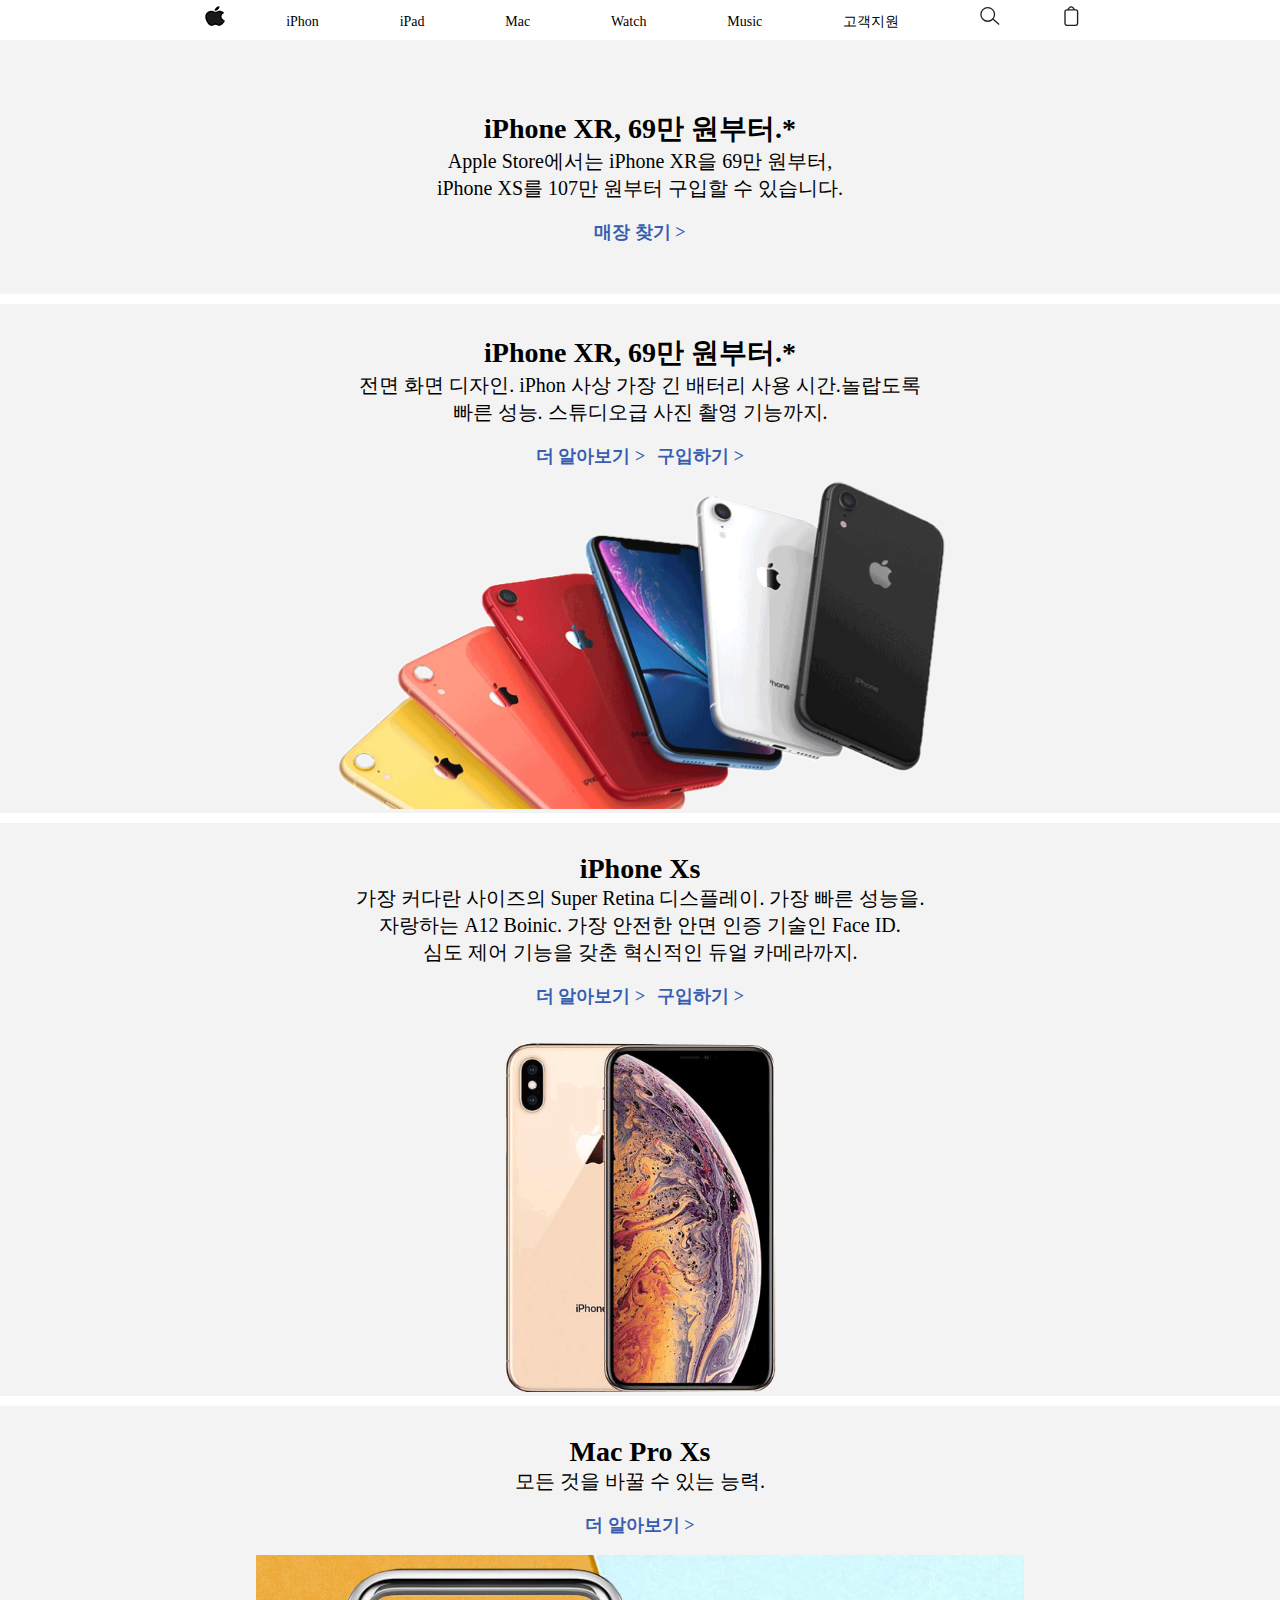
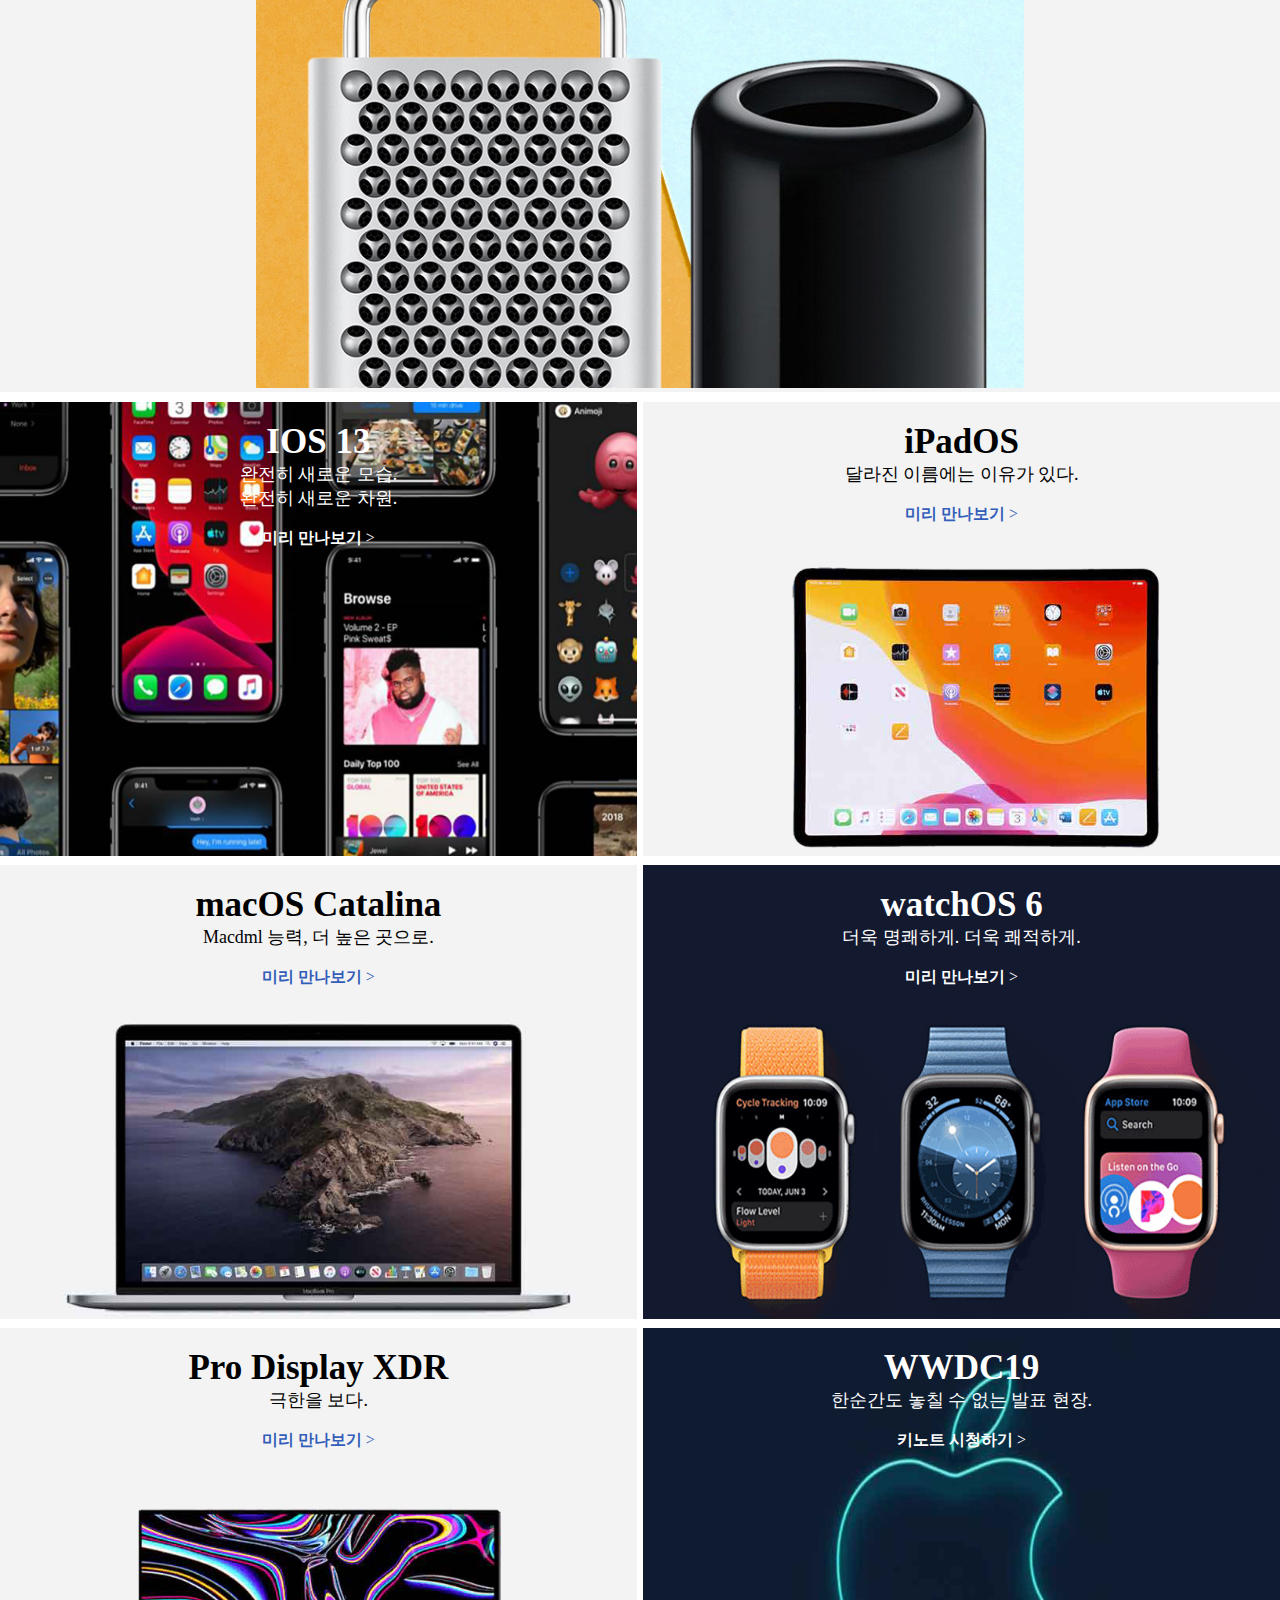
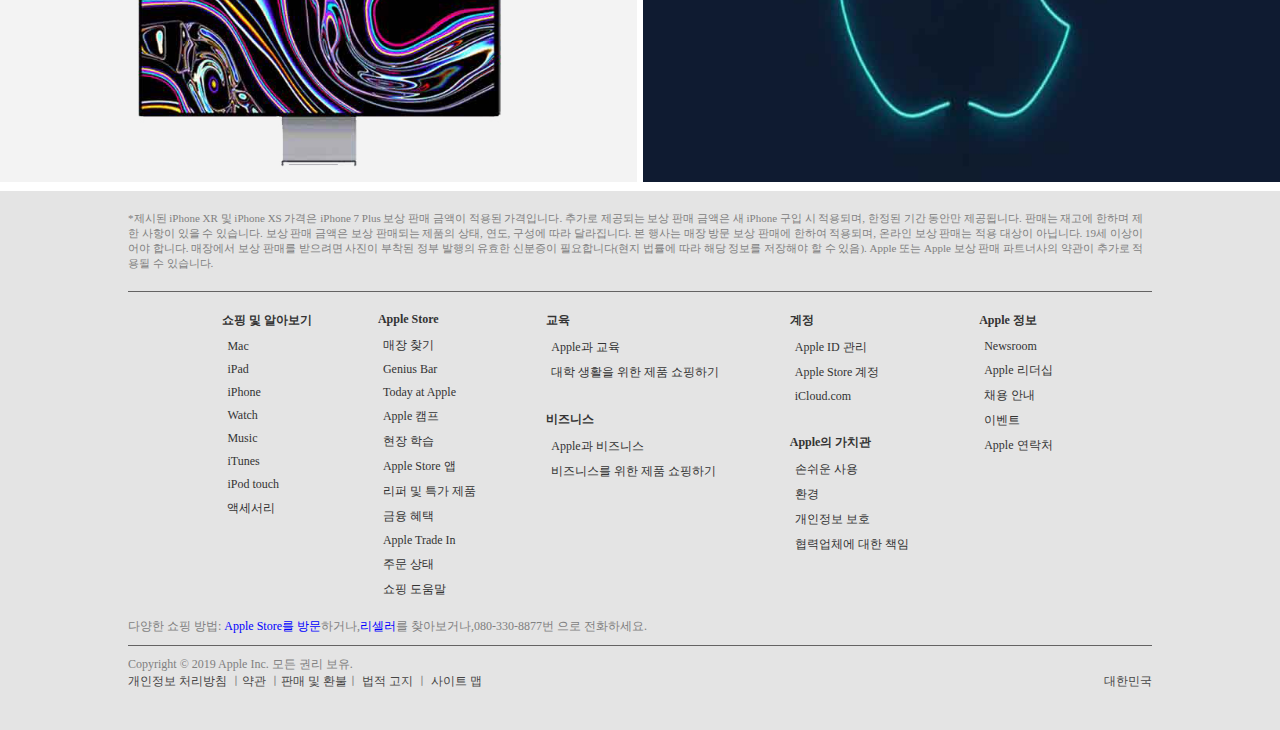
<file: index.html>
<!DOCTYPE html>
<html lang="ko">
<head>
    <meta charset="UTF-8">
    <meta name="viewport" content="width=device-width, initial-scale=1.0">
    <meta http-equiv="X-UA-Compatible" content="ie=edge">
    <link rel="stylesheet" href="css/reset.css">
    <link rel="stylesheet" href="css/style.css">

    <script src="js/jquery-3.4.1.min.js"></script>

    <title>apple</title>
</head>
<body>
    <div id="wrap">
        <header>
            <div id="navi">
                <ul>
                    <li id="logo_icon" class="svg_icon">
                        <a href="index.html">
                            <img src="images/logo.png" alt="로고">
                            <img src="images/logo2.png" alt="로고">
                        </a>
                    </li>
                    <li><a href="sub_index.html">iPhon</a></li>
                    <li><a href="#">iPad</a></li>
                    <li><a href="#">Mac</a></li>
                    <li><a href="#">Watch</a></li>
                    <li><a href="#">Music</a></li>
                    <li><a href="#">고객지원</a></li>
                    <li id="search_icon" class="svg_icon">
                        <a href="#">
                            <img src="images/search.svg" alt="검색창" style="width:20px;">
                            <img src="images/search2.svg" alt="검색창" style="width:20px;">
                        </a>
                    </li>
                    <li id="cart_icon"  class="svg_icon">
                        <a href="#">
                            <img src="images/cart.svg" alt="장바구니" style="width:20px;">
                            <img src="images/cart2.svg" alt="장바구니" style="width:20px;">
                        </a>
                    </li>
                </ul>
               
                <!-- 모바일 네비 -->
                <div id="mobile_navi">
                
                    <div id="tgl_menu">
                        <div></div>
                        <div></div>
                    </div>
                   
                    <div id="mobile_logo">
                      <a href="index.html"><img src="images/logo.png" alt="모바일로고" style="width:25px;"></a>
                    </div>
                   
                    <div id="mobile_cart">
                        <img src="images/cart.svg" alt="장바구니" style="width:25px;">
                    </div>
                    
                </div>
            </div>
            
        </header>

        <section>
                <div class="full_size">
                    <div class="full_txt">
                        <h1>iPhone XR, 69만 원부터.*</h1>
                        <p>Apple Store에서는 iPhone XR을 69만 원부터,<br>
                        iPhone XS를 107만 원부터 구입할 수 있습니다.</p>
                        <br>
                        <span><a href="#">매장 찾기</a> ></span>
                    </div>
                </div>
           
                <div class="full_size">
                    <div class="full_txt"></p>
                    <h1>iPhone XR, 69만 원부터.*</h1>
                        <P>전면 화면 디자인. iPhon 사상 가장 긴 배터리 사용 시간.놀랍도록<br>
                        빠른 성능. 스튜디오급 사진 촬영 기능까지.</P>
                        <br>
                        <span><a href="#">더 알아보기</a> ></span>&nbsp;&nbsp;&nbsp;<span><a href="#">구입하기</a> ></span>
                    </div>
                    <img id="img_01" src="images/iphon_xr.png" alt="아이폰XR">
                </div>
            
                <div class="full_size">
                    <div class="full_txt">
                        <h1>iPhone Xs</h1>
                            <p>가장 커다란 사이즈의 Super Retina 디스플레이. 가장 빠른 성능을.<br>
                            자랑하는 A12 Boinic. 가장 안전한 안면 인증 기술인 Face ID.<br>
                            심도 제어 기능을 갖춘 혁신적인 듀얼 카메라까지.</p>
                            <br>
                            <span><a href="#">더 알아보기</a> ></span>&nbsp;&nbsp;&nbsp;<span><a href="#">구입하기</a> ></span>
                        </div>
                        <img id="img_02" src="images/x_s.png" alt="">
                </div>
           
                <div class="full_size">
                    <div class="full_txt"></p>
                        <h1>Mac Pro Xs</h1>
                        <p>모든 것을 바꿀 수 있는 능력.</p>
                        <br>
                        <span><a href="#">더 알아보기</a> ></span>
                    </div>
                    <br>
                    <img id="img_03" src="images/mac_pro.jpg" alt="">
                </div>
            
            <div class="full_size2">
                <div>
                    <div class="sub_txt" id="white_color">
                        <h1>IOS 13</h1>
                        <p>완전히 새로운 모습.<br>
                        완전히 새로운 차원.</p>
                        <br>
                       <span><a href="#">미리 만나보기</a> ></span>
                    </div>
                    <img  class="full_imgs" src="images/ios_13.jpg" alt="">
                </div>
                
                <div>
                    <div class="sub_txt">
                        <h1>iPadOS</h1>
                        <p>달라진 이름에는 이유가 있다.</p>
                        <br>
                        <span><a href="#">미리 만나보기</a> ></span>
                    </div>
                    <img  src="images/ipad_os.jpg" alt="">
                </div>
            </div>
          
            <div class="full_size2">
                <div>
                    <div class="sub_txt">
                        <h1>macOS Catalina</h1>
                        <p> Macdml 능력, 더 높은 곳으로.</p>
                        <br>
                        <span><a href="#">미리 만나보기</a> ></span>
                    </div>
                    <img  src="images/macos-catalina-wallpaper.jpg" alt="">
                </div>
                <div>
                    <div class="sub_txt" id="white_color2">
                        <h1>watchOS 6</h1>
                        <P>더욱 명쾌하게. 더욱 쾌적하게.</P>
                        <br>
                        <span><a href="#">미리 만나보기</a> ></span>
                    </div>
                    <img  class="full_imgs" src="images/watchos_6.png" alt="">
                </div>
            </div>
           
            <div class="full_size2">
                <div>
                    <div class="sub_txt" >
                        <h1>Pro Display XDR</h1>
                        <p> 극한을 보다.</p>
                        <br>
                        <span><a href="#">미리 만나보기</a> ></span>
                    </div>
                    <img src="images/xdr.jpg" alt="">
                    
                </div>
                               
                <div>
                    <div class="sub_txt" id="white_color3">
                        <h1>WWDC19</h1>
                        <p>한순간도 놓칠 수 없는 발표 현장.</p>
                        <br>
                        <span><a href="#">키노트 시청하기</a> ></span>
                    </div>
                    <img src="images/wwdc19.jpg" alt="">
                   
                </div>
            </div>

        </section>

        <footer>
            <div id="footer">
                <div id="footer1">
                        *제시된 iPhone XR 및 iPhone XS 가격은 iPhone 7 Plus 보상 판매 금액이 적용된 가격입니다. 추가로 제공되는 보상 판매 금액은 새 iPhone 구입 시 적용되며, 한정된 기간 동안만 제공됩니다. 판매는 재고에 한하며
                        제한 사항이 있을 수 있습니다. 보상 판매 금액은 보상 판매되는 제품의 상태, 연도, 구성에 따라 달라집니다. 본 행사는 매장 방문 보상 판매에 한하여 적용되며, 온라인 보상 판매는 적용 대상이 아닙니다. 19세 이상이어야 
                        합니다. 매장에서 보상 판매를 받으려면 사진이 부착된 정부 발행의 유효한 신분증이 필요합니다(현지 법률에 따라 해당 정보를 저장해야 할 수 있음). Apple 또는 Apple 보상 판매 파트너사의 약관이 추가로 적용될 수 
                        있습니다.
                </div>
               
                <div class="line"></div>
               
                <div id="footer2">
                    <div>   
                        <p id="footer_title01">쇼핑 및 알아보기</p>
                        <ul id="footer_txt01"> 
                            <li><a href="#">Mac</a></li>
                            <li><a href="#">iPad</a></li>
                            <li><a href="#">iPhone</a></li>
                            <li><a href="#">Watch</a></li>
                            <li><a href="#">Music</a></li>
                            <li><a href="#">iTunes</a></li>
                            <li><a href="#">iPod touch</a></li>
                            <li><a href="#">액세서리</a></li>
                        </ul>
                    </div>
                                                               
                    <div>
                        <p id="footer_title02">Apple Store</p>
                        <ul id="footer_txt02">
                            <li><a href="#">매장 찾기</a></li>
                            <li><a href="#">Genius Bar</a></li>
                            <li><a href="#">Today at Apple</a></li>
                            <li><a href="#">Apple 캠프</a></li>
                            <li><a href="#">현장 학습</a></li>
                            <li><a href="#">Apple Store 앱</a></li>
                            <li><a href="#">리퍼 및 특가 제품</a></li>
                            <li><a href="#">금융 혜택</a></li>
                            <li><a href="#">Apple Trade In</a></li>
                            <li><a href="#">주문 상태</a></li>
                            <li><a href="#">쇼핑 도움말</a></li>
                        </ul>  
                    </div>
                             
                    <div>
                        <p id="footer_title03">교육</p>    
                        <ul id="footer_txt03">
                            <li><a href="#">Apple과 교육</a></li>
                            <li><a href="#">대학 생활을 위한 제품 쇼핑하기</a></li>
                        </ul>
                        <p id="footer_title04">비즈니스</p>
                        <ul id="footer_txt04"> 
                            <li><a href="#">Apple과 비즈니스</a></li>
                            <li><a href="#">비즈니스를 위한 제품 쇼핑하기</a></li>
                        </ul>
                    </div>
                    
                    <div>
                        <p id="footer_title05">계정</p>
                        <ul id="footer_txt05">
                            <li><a href="#">Apple ID 관리</a></li>
                            <li><a href="#">Apple Store 계정</a></li>
                            <li><a href="#">iCloud.com</a></li>
                        </ul>   
                        <p id="footer_title06">Apple의 가치관</p>
                        <ul id="footer_txt06">
                            <li><a href="#">손쉬운 사용</a></li>
                            <li><a href="#">환경</a></li>
                            <li><a href="#">개인정보 보호</a></li>
                            <li><a href="#">협력업체에 대한 책임</a></li>
                        </ul>
                    </div>
                    
                    <div>
                        <p id="footer_title07">Apple 정보</p>
                        <ul id="footer_txt07">
                            <li><a href="#">Newsroom</a></li>
                            <li><a href="#">Apple 리더십</a></li>
                            <li><a href="#">채용 안내</a></li>
                            <li><a href="#">이벤트</a></li>
                            <li><a href="#">Apple 연락처</a></li>
                        </ul>   
                    </div>
                </div>
                
                <div id="footer3">
                    <div>
                        다양한 쇼핑 방법: <a href="#">Apple Store를 방문</a>하거나,<a href="#">리셀러</a>를 찾아보거나,080-330-8877번 으로 전화하세요.
                    </div>

                    <div class="line"></div>
                
                    <div>
                        Copyright © 2019 Apple Inc. 모든 권리 보유.&nbsp;&nbsp;&nbsp;
                        <p><a href="#"> 개인정보 처리방침</a> ㅣ<a href="#">약관</a> ㅣ<a href="#">판매 및 환불</a>ㅣ 
                        <a href="#">법적 고지</a> ㅣ<a href="#"> 사이트 맵</a> <span><a href="#">대한민국</a></span></p>
                    </div>
                </div>
            </div>

        </footer>
    </div>
    
    
    
    <!-- 스크립트 -->
    <script>
     $(function(){
        $(".full_size").on("click",function(){
            location.href="ex.html";
        });
     });
    </script>

    <script>
        $(function(){
            $("#footer_title01").on("click",function(){
                $("#footer_txt01").slideToggle();
            });
            $("#footer_title02").on("click",function(){
                $("#footer_txt02").slideToggle();
            });
            $("#footer_title03").on("click",function(){
                $("#footer_txt03").slideToggle();
            });
            $("#footer_title04").on("click",function(){
                $("#footer_txt04").slideToggle();
            });
            $("#footer_title05").on("click",function(){
                $("#footer_txt05").slideToggle();
            });
            $("#footer_title06").on("click",function(){
                $("#footer_txt06").slideToggle();
            });
            $("#footer_title07").on("click",function(){
                $("#footer_txt07").slideToggle();
            });
        });
    </script>
   
</body>
</html>
</file>
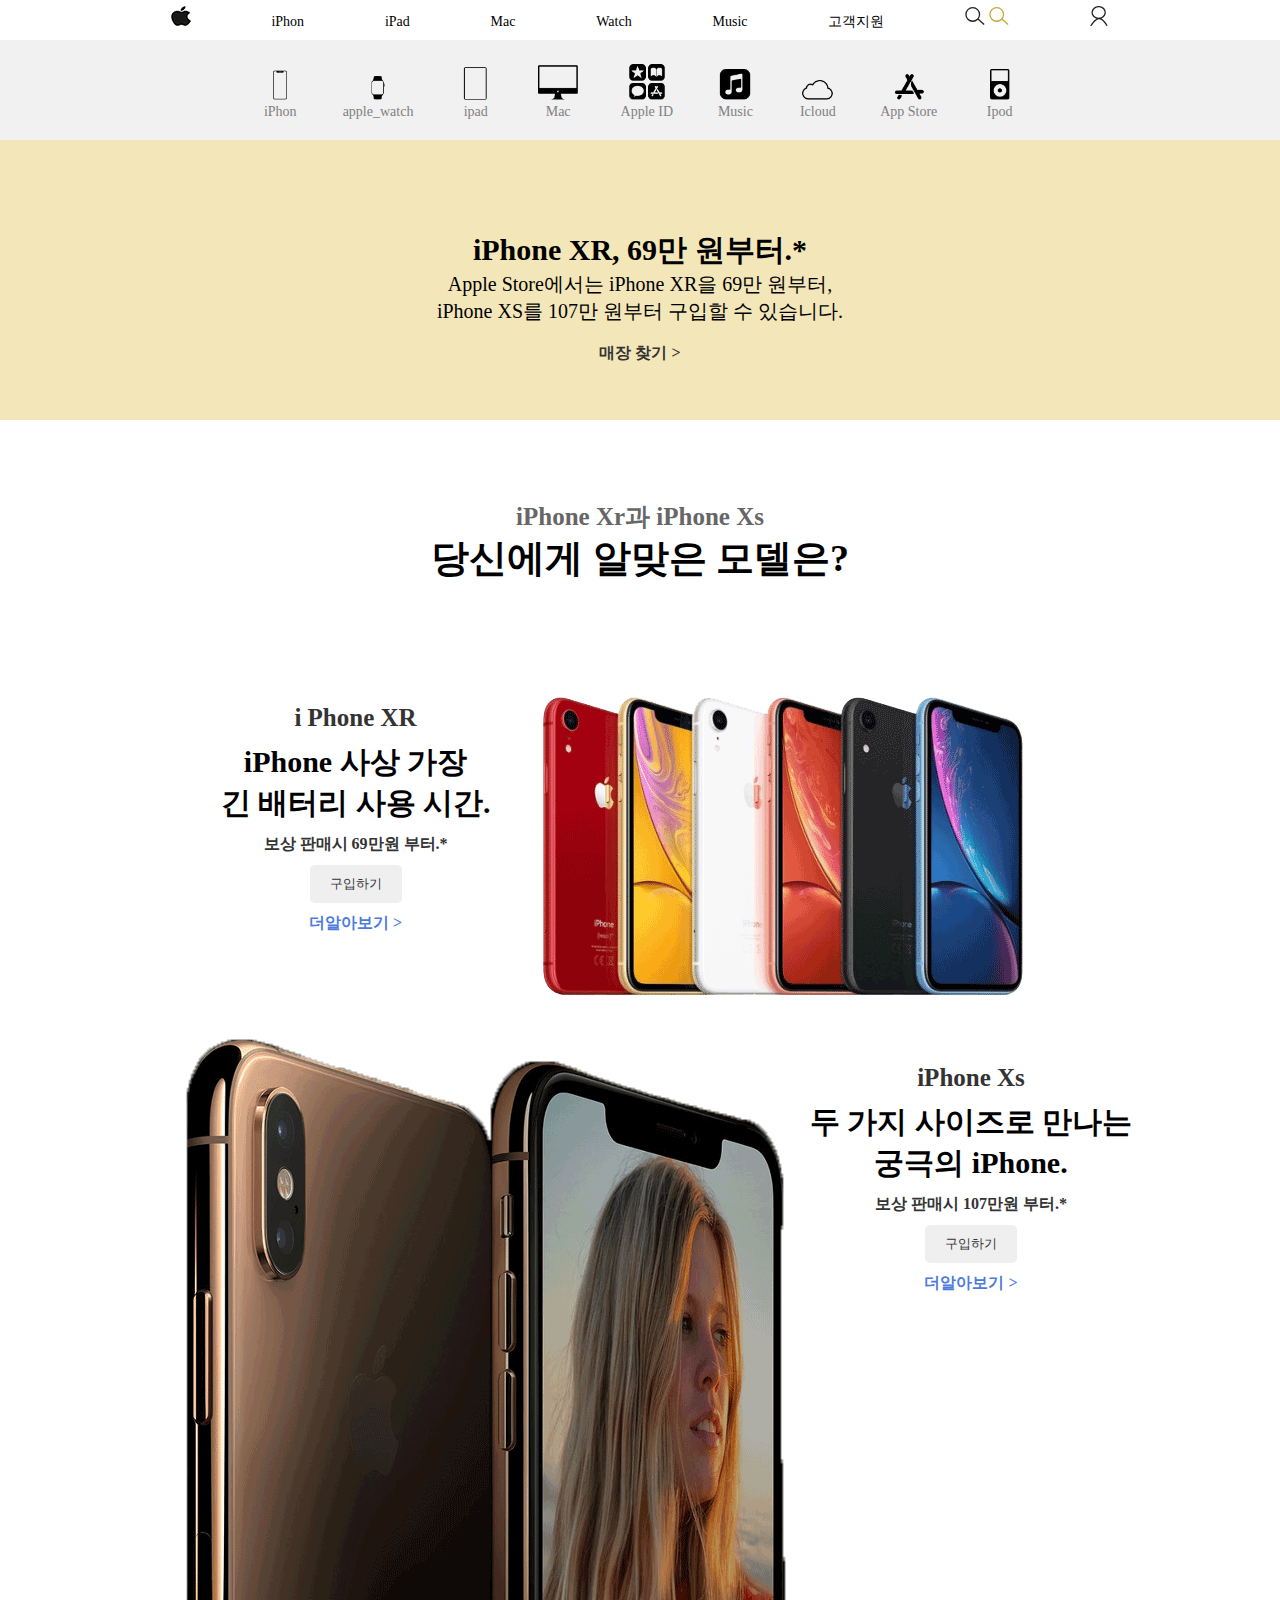
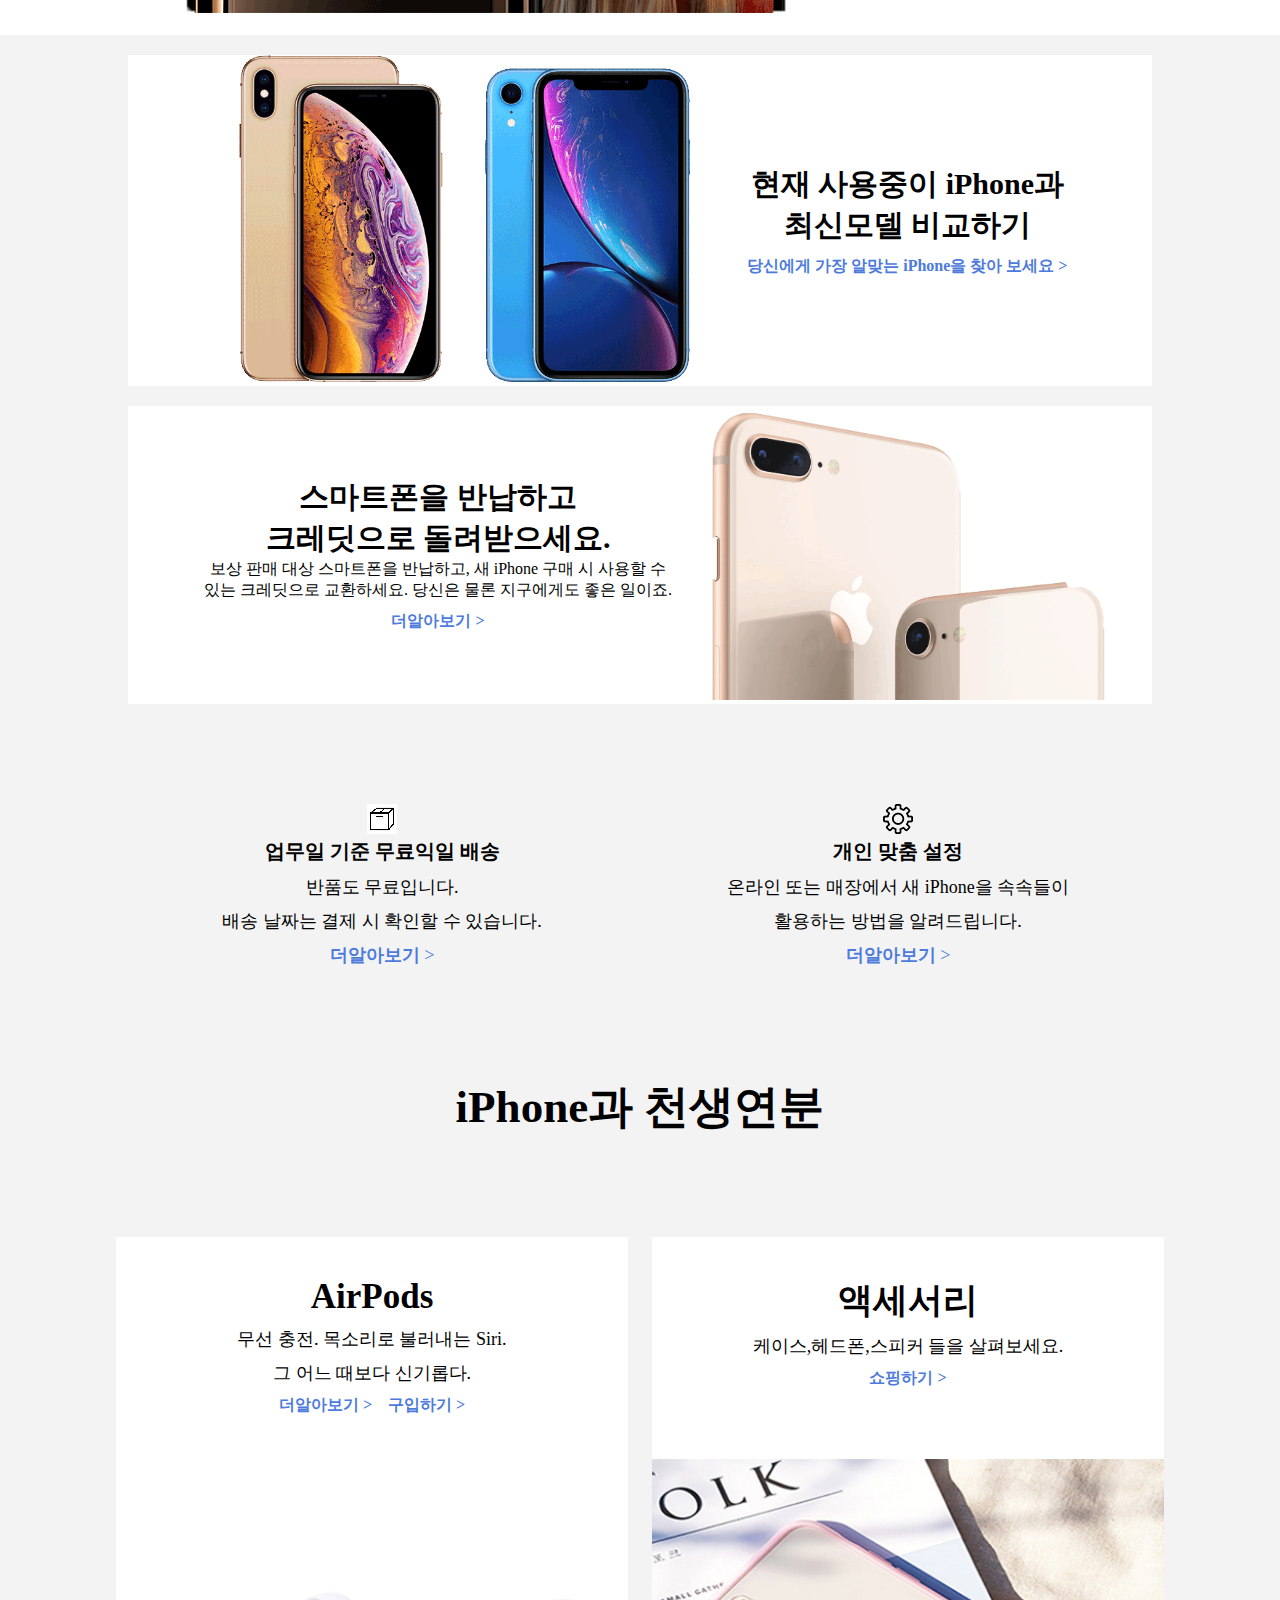
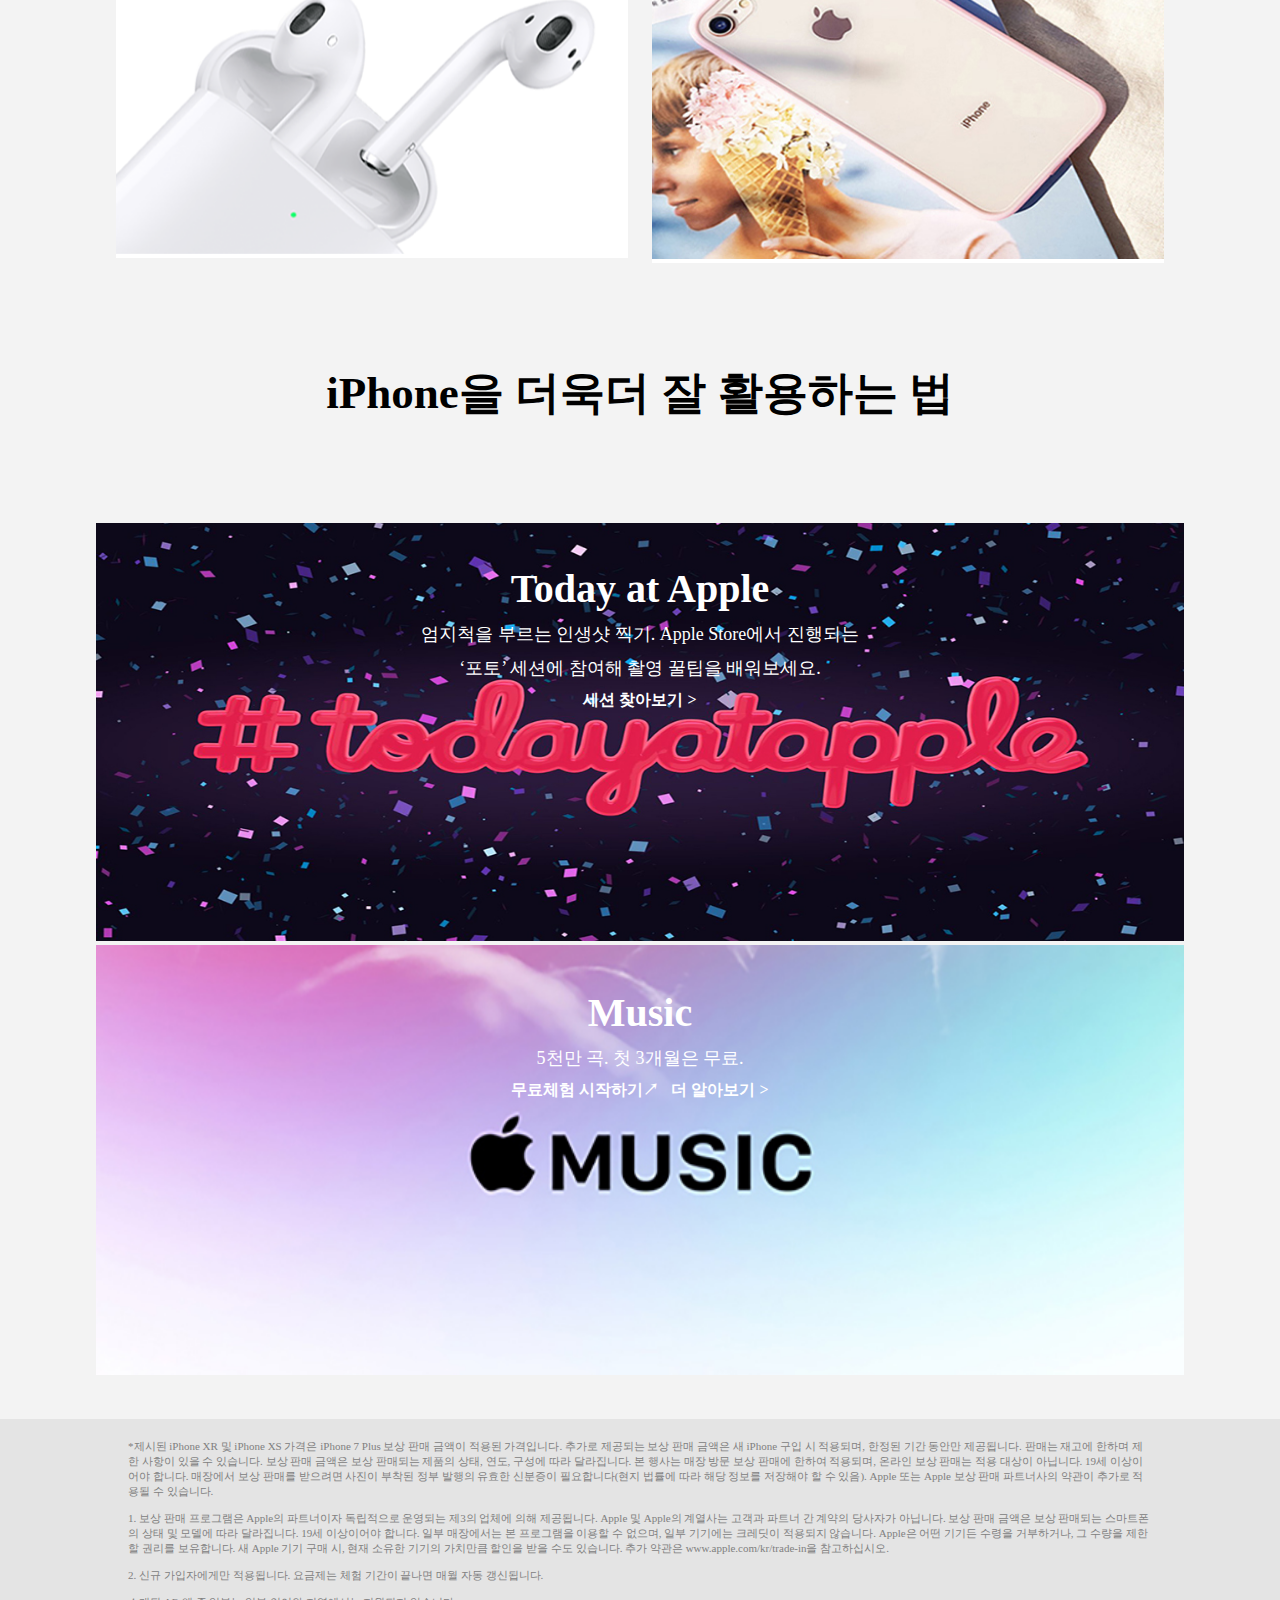
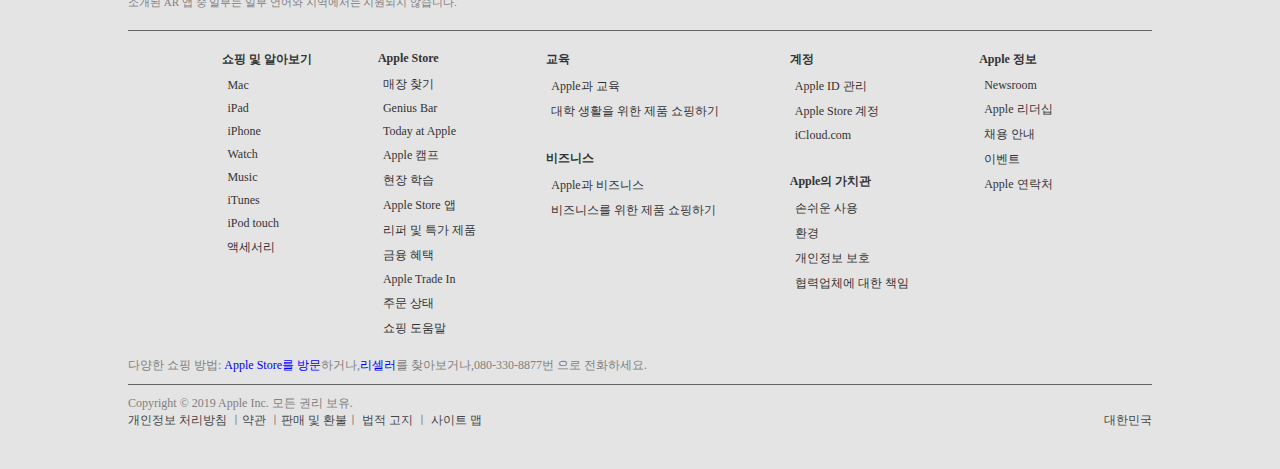
<file: sub_index.html>
<!DOCTYPE html>
<html lang="ko">
<head>
    <meta charset="UTF-8">
    <meta name="viewport" content="width=device-width, initial-scale=1.0">
    <meta http-equiv="X-UA-Compatible" content="ie=edge">
   
    <link rel="stylesheet" href="css/reset.css">
    <link rel="stylesheet" href="css/sub_style.css">

    <script src="js/jquery-3.4.1.min.js"></script>
    <script src="js/common.js"></script>
    
    <title>Apple</title>
</head>
<body>
    <div id="wrap">
        <header>
            <div id="navi">
                <ul>
                    <li id="logo_icon" class="svg_icon">
                        <a href="index.html">
                            <img src="images/logo.png" alt="로고">
                            <img src="images/logo2.png" alt="로고">
                        </a>
                    </li>
                    <li id="iphon"><a href="sub_index.html">iPhon</a></li>
                    <li><a href="#">iPad</a></li>
                    <li><a href="#">Mac</a></li>
                    <li><a href="#">Watch</a></li>
                    <li><a href="#">Music</a></li>
                    <li><a href="#">고객지원</a></li>
                    <li class="search_icon" class="svg_icon">
                        <a href="#">
                            <img src="images/search.svg" alt="검색창" style="width:20px;">
                            <img src="images/search2.svg" alt="검색창" style="width:20px;">
                        </a>
                    </li>
                    <li id="login_icon"  class="svg_icon">
                        <a href="#">
                            <img src="images/login_icon.png" alt="장바구니" style="width:20px;">
                            <img src="images/login_icon2.svg" alt="장바구니" style="width:20px;">
                        </a>
                    </li>
                </ul>
             
                <!-- 모바일 네비 -->
                <div id="mobile_navi">
                
                    <div id="tgl_menu">
                        <div></div>
                        <div></div>
                    </div>
                    
                    <div id="mobile_logo">
                        <a href="index.html"><img src="images/logo.png" alt="모바일로고" style="width:25px;"></a>
                    </div>
                    
                    <div class="search_icon">
                        <img src="images/search.svg" alt="장바구니" style="width:25px; cursor:pointer">
                    </div>
                    
                </div>
            </div>
            
        </header>
            
        <!-- 서브 네비 -->
        <div id="sub_navi">
                <div>
                    <a href="#">
                        <img src="images/iphon.png" alt="" style="width:40px;">
                        <p>iPhon</p>
                    </a>
                </div>
               
                <div>
                    <a href="#">
                        <img src="images/apple_watch.png" alt="" style="width:40px;">
                        <p>apple_watch</p>
                    </a>
                </div>                       
                                
                <div>    
                    <a href="#">              
                        <img src="images/ipad.png" alt="" style="width:40px;">
                        <p>ipad</p>
                    </a>
                </div>

                <div>
                    <a href="#">
                        <img src="images/mac.png" alt="" style="width:40px;">
                        <p>Mac</p>
                    </a>
                </div>
                    
                <div> 
                    <a href="#">               
                        <img src="images/apple_id.png" alt="" style="width:40px;">
                        <p>Apple ID</p>
                    </a>
                </div>

                <div>
                    <a href="#">
                        <img src="images/music.png" alt="" style="width:40px;">
                        <p>Music</p>
                    </a>
                </div>
                
                <div>
                    <a href="#">
                        <img src="images/icloud.png" alt="" style="width:40px;">
                        <p>Icloud</p>
                    </a>
                </div>

                <div>
                    <a href="#">
                        <img src="images/app_store.png" alt="" style="width:40px;">
                        <p>App Store</p>
                    </a>
                </div>

                <div>
                    <a href="#">
                        <img src="images/ipod.png" alt="" style="width:40px;">
                        <p>Ipod</p>
                    </a>
                </div>
            </div>

        <!-- 모달 -->
        <div id="modal">
            <div id="modal_box">
                <input id="box01" type="text" placeholder="apple.com검색">
                <div id="box02">
                    <span>빠른링크</span>
                    <ul>
                        <li>매장 찾기</li>
                        <li>Today at Apple</li>
                        <li>액세서리</li>
                        <li>airpods</li>
                        <li>ipod</li>
                    </ul>
                      <div id="close_btn">X</div>
                </div>
            </div>
        </div>
            
        <!-- section -->
        <section>
        <!-- 1박스 -->
        <div id="full_size">
            <div id="full_txt">
                <h1>iPhone XR, 69만 원부터.*</h1>
                <p>Apple Store에서는 iPhone XR을 69만 원부터,<br>
                iPhone XS를 107만 원부터 구입할 수 있습니다.</p>
                <br>
                <span><a href="#">매장 찾기</a> ></span>
            </div>
        </div>
            
        <!-- 2박스 -->
        <div id="txt_box1">
            <div id="full_txt2">
                <p>iPhone Xr과 iPhone Xs</p> 
                <h1>당신에게 알맞은 모델은?</h1>
            </div>
        </div>
            
        <!-- 3박스 -->
        <div class="full_white_box">
            <div class="sub_txt" >
                <p>i Phone XR</p> 
                <h1>iPhone 사상 가장<br> 
                긴 배터리 사용 시간.</h1>
                <p>보상 판매시 69만원 부터.*</p>
                <button>구입하기</button>
                <p><a href="#">더알아보기</a> > </p>
            </div>
                
            <div id="big_img1">
                <img src="images/banner_img.png" alt="베너1" >
            </div>
        </div>
                                        
        <!--4박스 -->
        <div class="full_white_box">
            <div id="big_img2">
                <img src="images/banner_img2.png" alt="베너2" >
            </div>

            <div class="sub_txt" >
                <p>iPhone Xs</p> 
                <h1>두 가지 사이즈로 만나는<br> 
                    궁극의 iPhone.</h1>
                <p>보상 판매시 107만원 부터.*</p>
                <button>구입하기</button>
                <p><a href="#">더알아보기</a> > </p>
            </div>
        </div>
                
        <div id="section2"> 
            <!-- 80% 화이트 박스1 -->
            <div class="white_box">
                <div id="big_img3">
                    <img src="images/i_phon.png" alt="베너2">
                </div>

                <div id="wb_subtxt01" >
                    <h1>현재 사용중이 iPhone과<br> 
                        최신모델 비교하기</h1>
                    <span><a href="#">당신에게 가장 알맞는 iPhone을 찾아 보세요</a> > </span>
                </div>
            </div>
                
            <!-- 80% 화이트 박스2 -->
            <div class="white_box">
                <div id="wb_subtxt02" >
                    <h1>스마트폰을 반납하고<br> 
                        크레딧으로 돌려받으세요.</h1>
                    <p>보상 판매 대상 스마트폰을 반납하고, 새 iPhone 구매 시 사용할 수 <br>있는 크레딧으로
                        교환하세요. 당신은 물론 지구에게도
                        좋은 일이죠.</p>
                    <span><a href="#">더알아보기</a> > </span>
                </div>

                <div id="big_img4">
                    <img src="images/i_phon2.png" alt="베너2">
                </div>
            </div>
                

            <!-- 배경색 풀 텍스트 박스2 -->
            <div id="gray_box">
                <div class="left_right_txt">
                    <img src="images/box_icon1.png" alt="박스아이콘">
                    <h4>업무일 기준 무료익일 배송</h4>    
                    <P>반품도 무료입니다.</P>
                    <p>배송 날짜는 결제 시 확인할 수 있습니다.</p>
                    <p><a href="#">더알아보기</a> > </p>
                </div>
            
                <div class="left_right_txt">
                    <img src="images/setup_icon.png" alt="설정아이콘">
                    <h4>개인 맞춤 설정</h4>
                    <p>온라인 또는 매장에서 새 iPhone을 속속들이</p> 
                    <p>활용하는 방법을 알려드립니다.</p>
                    <p><a href="#">더알아보기</a> > </p>
                </div>
            </div>
                                            
            <p class="tit01">iPhone과 천생연분</p>
                    
            <!-- 화이트박스 2개로나누기 -->
            <div id="content6">
                <div class="white_box2">
                    <div class="sub_txt3">    
                        <h1>AirPods</h1>
                        <p>무선 충전. 목소리로 불러내는 Siri.</p>
                        <p>그 어느 때보다 신기롭다.</p>
                        <span><a href="#">더알아보기</a> > &nbsp;&nbsp; <a href="#">구입하기</a> > </span>
                    </div>
                
                    <div>
                        <img src="images/airpod_img.png" alt=""  >
                    </div>
                </div>

                <div class="white_box2">
                    <div class="sub_txt3">
                        <h1>액세서리</h1>
                        <p>케이스,헤드폰,스피커 들을 살펴보세요.</p>
                        <span><a href="#">쇼핑하기</a> ></span>
                    </div>
                    
                    <div>
                        <img src="images/iphon_case.jpg" alt="">
                    </div>
                </div>
            </div>
                
            <p class="tit01">iPhone을 더욱더 잘 활용하는 법</p>

            <!-- 80% 박스들 -->
            <div class="content7">
                <div id="big_img5">
                    <img src="images/today_at_apple.jpg" alt="투데이애플"  >
                </div>
                
                <div class="sub_txt4" >
                    <h1>Today at Apple</h1>
                    <p>엄지척을 부르는 인생샷 찍기. Apple Store에서 진행되는</p> 
                    <p>‘포토’ 세션에 참여해 촬영 꿀팁을 배워보세요.</p>
                    <span><a href="#">세션 찾아보기</a> > </span>        
                </div>
            </div>

            <div class="content7">
                <div class="sub_txt4" >
                    <h1>Music</h1>
                    <p>5천만 곡. 첫 3개월은 무료.</p>  
                    <span><a href="#">무료체험 시작하기</a>↗ &nbsp; <a href="#">더 알아보기</a> ></span>
                </div>

                <div id="big_img6">
                    <img src="images/apple_music.jpg" alt="애플뮤직"  >
                </div>
            </div>
        </div>
        </section>
            
        <footer>
            <div id="footer">
                <div id="footer1">
                    *제시된 iPhone XR 및 iPhone XS 가격은 iPhone 7 Plus 보상 판매 금액이 적용된 가격입니다. 추가로 제공되는 보상 판매 금액은 새 iPhone 구입 시 적용되며, 한정된 기간 동안만 제공됩니다. 판매는 재고에 한하며
                    제한 사항이 있을 수 있습니다. 보상 판매 금액은 보상 판매되는 제품의 상태, 연도, 구성에 따라 달라집니다. 본 행사는 매장 방문 보상 판매에 한하여 적용되며, 온라인 보상 판매는 적용 대상이 아닙니다. 19세 이상이어야 
                    합니다. 매장에서 보상 판매를 받으려면 사진이 부착된 정부 발행의 유효한 신분증이 필요합니다(현지 법률에 따라 해당 정보를 저장해야 할 수 있음). Apple 또는 Apple 보상 판매 파트너사의 약관이 추가로 적용될 수 
                    있습니다.
                    <br>
                    <br>
                    <p>1. 보상 판매 프로그램은 Apple의 파트너이자 독립적으로 운영되는 제3의 업체에 의해 제공됩니다. Apple 및 Apple의 계열사는 고객과 파트너 간 계약의 당사자가 아닙니다. 보상 판매 금액은 보상 판매되는 스마트폰의 상태 및 모델에 따라 달라집니다. 19세 이상이어야 합니다. 일부 매장에서는 본 프로그램을 이용할 수 없으며, 일부 기기에는 크레딧이 적용되지 않습니다. Apple은 어떤 기기든 수령을 거부하거나, 그 수량을 제한할 권리를 보유합니다. 새 Apple 기기 구매 시, 현재 소유한 기기의 가치만큼 할인을 받을 수도 있습니다. 추가 약관은 www.apple.com/kr/trade-in을 참고하십시오.
                    <br>
                    <br>
                    <p>2. 신규 가입자에게만 적용됩니다. 요금제는 체험 기간이 끝나면 매월 자동 갱신됩니다.</p>
                    <br>
                    소개된 AR 앱 중 일부는 일부 언어와 지역에서는 지원되지 않습니다.</p>
                </div>
                
                <div class="line"></div>
                
                <div id="footer2">
                    <div>   
                        <p id="footer_title01">쇼핑 및 알아보기</p>
                        <ul id="footer_txt01"> 
                            <li><a href="#">Mac</a></li>
                            <li><a href="#">iPad</a></li>
                            <li><a href="#">iPhone</a></li>
                            <li><a href="#">Watch</a></li>
                            <li><a href="#">Music</a></li>
                            <li><a href="#">iTunes</a></li>
                            <li><a href="#">iPod touch</a></li>
                            <li><a href="#">액세서리</a></li>
                        </ul>
                    </div>
                                                                
                    <div>
                        <p id="footer_title02">Apple Store</p>
                        <ul id="footer_txt02">
                            <li><a href="#">매장 찾기</a></li>
                            <li><a href="#">Genius Bar</a></li>
                            <li><a href="#">Today at Apple</a></li>
                            <li><a href="#">Apple 캠프</a></li>
                            <li><a href="#">현장 학습</a></li>
                            <li><a href="#">Apple Store 앱</a></li>
                            <li><a href="#">리퍼 및 특가 제품</a></li>
                            <li><a href="#">금융 혜택</a></li>
                            <li><a href="#">Apple Trade In</a></li>
                            <li><a href="#">주문 상태</a></li>
                            <li><a href="#">쇼핑 도움말</a></li>
                        </ul>  
                    </div>
                                
                    <div>
                        <p id="footer_title03">교육</p>    
                        <ul id="footer_txt03">
                            <li><a href="#">Apple과 교육</a></li>
                            <li><a href="#">대학 생활을 위한 제품 쇼핑하기</a></li>
                        </ul>
                        <p id="footer_title04">비즈니스</p>
                        <ul id="footer_txt04"> 
                            <li><a href="#">Apple과 비즈니스</a></li>
                            <li><a href="#">비즈니스를 위한 제품 쇼핑하기</a></li>
                        </ul>
                    </div>
                    
                    <div>
                        <p id="footer_title05">계정</p>
                        <ul id="footer_txt05">
                            <li><a href="#">Apple ID 관리</a></li>
                            <li><a href="#">Apple Store 계정</a></li>
                            <li><a href="#">iCloud.com</a></li>
                        </ul>   
                        <p id="footer_title06">Apple의 가치관</p>
                        <ul id="footer_txt06">
                            <li><a href="#">손쉬운 사용</a></li>
                            <li><a href="#">환경</a></li>
                            <li><a href="#">개인정보 보호</a></li>
                            <li><a href="#">협력업체에 대한 책임</a></li>
                        </ul>
                    </div>
                    
                    <div>
                        <p id="footer_title07">Apple 정보</p>
                        <ul id="footer_txt07">
                            <li><a href="#">Newsroom</a></li>
                            <li><a href="#">Apple 리더십</a></li>
                            <li><a href="#">채용 안내</a></li>
                            <li><a href="#">이벤트</a></li>
                            <li><a href="#">Apple 연락처</a></li>
                        </ul>   
                    </div>
                </div>
                
                <div id="footer3">
                    <div>
                        다양한 쇼핑 방법: <a href="#">Apple Store를 방문</a>하거나,<a href="#">리셀러</a>를 찾아보거나,080-330-8877번 으로 전화하세요.
                    </div>

                    <div class="line"></div>
                
                    <div>
                        Copyright © 2019 Apple Inc. 모든 권리 보유.&nbsp;&nbsp;&nbsp;
                        <p><a href="#"> 개인정보 처리방침</a> ㅣ<a href="#">약관</a> ㅣ<a href="#">판매 및 환불</a>ㅣ 
                        <a href="#">법적 고지</a> ㅣ<a href="#"> 사이트 맵</a> <span><a href="#">대한민국</a></span></p>
                    </div>
                </div>
            </div>

        </footer>



    </div>
</body>
</file>
<file: css/style.css>
@charset "UTF-8";
.svg_icon{width:14px; height:14px;}

/* header */
#wrap{width:100%; margin:0 auto; position:relative; }
header{width:100%; height:40px; background:white; position:fixed; z-index: 3;}
#navi{text-align:center; padding-top:6px;}
#navi ul li{display:inline-block; padding-right:6%; font-size:14px;}
#navi ul li:last-child{padding-right:0;}
#navi ul li a{color:black;}
#navi ul li a:hover{color:rgb(221, 210, 55);}

#mobile_navi{display:none;}

/* icon & hover*/
#logo_icon img{display:none;}
#logo_icon img:first-child{display:inline;}
#logo_icon:hover img:first-child{display:none;}
#logo_icon:hover img:last-child{display:inline;}

#search_icon img{display:none;}
#search_icon img:first-child{display:inline;}
#search_icon:hover img:first-child{display:none;}
#search_icon:hover img:last-child{display:inline;}

#cart_icon img{display:none;}
#cart_icon img:first-child{display:inline;}
#cart_icon:hover img:first-child{display:none;}
#cart_icon:hover img:last-child{display:inline;}


/* section */
/* full_size1 */
section{width:100%; margin:0 auto; padding-top:30px; }
.full_size{width:100%; background:rgb(243, 243, 243); margin-bottom:10px; position:relative; text-align:center; }
.full_size:first-child{padding:50px 0;}
.full_size>.full_txt{padding-top:30px;}
.full_txt>h1{font-size:28px;}
.full_txt>p{font-size:20px;}
.full_txt>span{font-size:18px; font-weight:bold; color:rgb(55, 94, 177);}
.full_txt>span a{color:rgb(55, 94, 177);}
.full_txt>span a:hover{text-decoration:underline;}

#img_01{width:50%;}
#img_02{width:30%;}
#img_03{width:60%;}

/* full_size2 */
.full_size2{width:100%; overflow:hidden; margin-bottom:5px;}
.full_size2 div{width:49.75%; float:left; position:relative; margin-left:0.5%;}
.full_size2 div:first-child{margin-left:0;}
.full_size2 div img{width:100%;}
/* .full_size2 .sub_txt{position:absolute; left:50%; top:20px; transform:translateX(-50%); text-align:center;} */
#white_color,#white_color2,#white_color3{color:white;}
#white_color a,#white_color2 a,#white_color3 a{color:white;} 
#white_color span,#white_color2 span,#white_color3 span{color:white;} 

/* font */
.full_size2 .sub_txt{position:absolute; top:20px; left:50%; transform:translateX(-50%); text-align:center;}
.full_size2 .sub_txt h1{font-size:35px;}
.full_size2 .sub_txt p{font-size:18px; }
.full_size2 .sub_txt span{color:rgb(50, 93, 185);}
.full_size2 .sub_txt span a{color:rgb(50, 93, 185); font-weight:bold; }
.full_size2 .sub_txt span a:hover{text-decoration:underline;} 

/* footer */
footer{width:100%; background:rgb(228, 228, 228);}
#footer{width:80%; margin:0 auto;} 
#footer1{font-size:11px; padding:20px 0; color:gray;}
.line{height:1px; background:rgb(100, 99, 99);}

#footer2{width:100%; text-align:center; padding-top:20px;}
#footer2>div{display:inline-block; padding-right:4%; padding-left:4%; vertical-align:top;}
#footer2>div p{font-size:12px; color:#333; text-align:left; font-weight:bold;}
#footer2 div ul{text-align:left; margin:10px 5px;}
#footer2>div ul li{font-size:12px; margin-bottom:8px;}
#footer2>div li a{color:#333;}
#footer_title04{margin-top:30px;}
#footer_title06{margin-top:30px;}

#footer3{clear:both;}
#footer3{padding-bottom:30px;}
#footer3>div{font-size:12px; margin:10px 0; color:gray; overflow:hidden;}
#footer>div a:hover{text-decoration:underline black;}
#footer3>div:first-child a{color:blue;}
#footer3>div:last-child a{color:rgb(70, 68, 68);}
#footer3>div span{float:right;}


/* 푸터미디어중간 */
@media(max-width:1300px){
#footer2>div{padding-right:3%; padding-left:3%;}
#footer2 div:first-child{padding-left:0;}
#footer2 div:last-child{padding-right:0;}
     
}

/* 테블릿 */
@media(max-width:1024px){
/* section */
/* full_size1 */

.full_size>.full_txt{padding-top:20px;}
.full_txt>h1{font-size:24px;}
.full_txt>p{font-size:18px;}
.full_txt>span{font-size:16px;}

#img_01{width:45%;}
#img_02{width:25%;}
#img_03{width:50%;}

/* full_size2 */
.full_size2 div{width:48%; margin-left:1.5%;}
.full_size2 div:first-child{margin-left:1.5%;}

/* font */
.full_size2 .sub_txt{top:10px;}
.full_size2 .sub_txt h1{font-size:30px;}
.full_size2 .sub_txt p{font-size:16px;}
.full_size2 .sub_txt span{font-size:14px; }

/* footer */
#footer2{width:100%; text-align:center;}
#footer2>div{display:inline-block; padding-right:2%; padding-left:2%; vertical-align:top;}
#footer2 div:first-child{padding-left:0;}
#footer2 div:last-child{padding-right:0;}

#footer2>div ul{text-align:left;}
#footer2 ul>p a{font-size:12px; color:#333;}

#footer2>div li{font-size:12px; margin-bottom:8px;}
#footer2>div li a{color:#333;}
#footer2>div li a:hover{text-decoration:2px ;}
     
}
        

/* 모바일 */
@media (max-width:960px){

#navi>ul{display:none;}
#mobile_navi{display:inline;}
#mobile_navi>div{display:inline-block;}
#mobile_logo{padding-left:40%; padding-right:40%;}
#tgl_menu>div{display:block; width:23px; height:2px; background:black; margin-bottom:5px;} 

/* section */
/* full_size1 */
.full_size2 div:first-child{margin-left:0%;}
.full_size:first-child{padding-bottom:30px;}
.full_size>.full_txt{padding-top:30px;}
.full_txt{width:80%; margin:0 auto; padding-bottom:30px;}
.full_txt>h1{font-size:23px;}
.full_txt>p{font-size:15px;}
.full_txt>span{font-size:13px;}

/* full_size2 */
.full_size2 div{width:100%; display:block; margin-left:0%;}
.full_size2 div img{height:400px; }

/* font */
.full_size2 .sub_txt{top:20px;}
.full_size2 .sub_txt h1{font-size:25px;}
.full_size2 .sub_txt p{font-size:15px; }
.full_size2 .sub_txt span{font-size:13px;}

/* footer */
#footer{width:90%;} 

#footer2{padding:25px 10px 10px 10px;}
#footer2>div{display:block; padding-right:0; padding-left:0;}
#footer2>div p{cursor:pointer; margin-bottom:10px; color:black; }
#footer2>div p:hover{text-decoration: underline;}
#footer2 ul>p a{color:#444; }

#footer2>div ul{display:none; margin:0;}

#footer_title04{margin-top:0px;}
#footer_title06{margin-top:0px;}


#footer3>div:last-child p{font-size:9px;}
}

/* 스몰모바일 */
@media (max-width:690px){
#mobile_logo{padding-left:30%; padding-right:30%;}
#tgl_menu>div{width:18px;} 
    
}
</file>
<file: css/sub_style.css>
@charset "UTF-8";
/* header */
#wrap{width:100%; margin:0 auto; position:relative; }
header{width:100%; height:40px; background:rgb(255, 255, 255); position:fixed; z-index: 3;}
#navi{text-align:center; padding-top:6px;}
#navi ul li{display:inline-block; padding-right:6%; font-size:14px;}
#navi ul li:last-child{padding-right:0;}
#navi ul li a{color:black;}
#navi ul li a:hover{color:rgb(221, 210, 55);}

#mobile_navi{display:none;}

/* icon & hover*/
#logo_icon img{display:none;}
#logo_icon img:first-child{display:inline;}
#logo_icon:hover img:first-child{display:none;}
#logo_icon:hover img:last-child{display:inline;}

#search_icon img{display:none;}
#search_icon img:first-child{display:inline;}
#search_icon:hover img:first-child{display:none;}
#search_icon:hover img:last-child{display:inline;}

#login_icon img{display:none;}
#login_icon img:first-child{display:inline;}
#login_icon:hover img:first-child{display:none;}
#login_icon:hover img:last-child{display:inline;}

/* 모달스타일 */
#modal{position:fixed; left:0; top:0px; width:100%; height:100%; 
        background:rgba(234,244,244,0.5);  z-index: 99;}
#modal_box>input
{width:100%; 
height:40px;
color:#333;
background-image:url("data:image/svg+xml;charset=utf8,%3Csvg xmlns='http://www.w3.org/2000/svg' width='24' height='24' viewBox='0 0 24 24'%3E%3Cpath d='M15.5 14h-.79l-.28-.27C15.41 12.59 16 11.11 16 9.5 16 5.91 13.09 3 9.5 3S3 5.91 3 9.5 5.91 16 9.5 16c1.61 0 3.09-.59 4.23-1.57l.27.28v.79l5 4.99L20.49 19l-4.99-5zm-6 0C7.01 14 5 11.99 5 9.5S7.01 5 9.5 5 14 7.01 14 9.5 11.99 14 9.5 14z'/%3E%3Cpath d='M0 0h24v24H0z' fill='none'/%3E%3C/svg%3E"); 
background-repeat:no-repeat;
background-position:100% center;
} 
#modal_box>input[placeholder="apple.com검색"]{color:#666; font-size:16px; padding-left:10px;}
#modal_box input:hover{outline: 0; }

#modal_box{width:40%; position: absolute;; top:0; left:50%; transform:translateX(-50%);}
#box02 {width:100%; height:250px; background:#333; }
#box02 li{margin:10px 20px; color:white; cursor:pointer;}
#box02 li:hover{text-decoration:underline;}
#box02 span{color:white; font-size:12px; margin-left:10px;}
#close_btn{position:absolute; right:20px; bottom:20px; color:white; font-size:14px; cursor:pointer;}

/* sub_navi */
#sub_navi{background:rgb(241, 241, 241); padding:60px 0 20px 0; text-align:center;}
#sub_navi>div{display:inline-block; padding-right:1.5%; padding-left:1.5%;}
#sub_navi>div p{font-size:14px;}
#sub_navi>div p:hover{color:black;}

/* section */
section{width:100%; margin:0 auto; }
#full_size{text-align:center; height:280px; padding-top:40px; background:rgb(243, 231, 185);}
#full_txt{padding-top:50px;}
#full_txt>h1{font-size:30px;}
#full_txt>p{font-size:20px;}
#full_txt>span{color:#333; font-weight:bold;}
#full_txt>span a{color:#333; font-weight:bold;}
#full_txt>span a:hover{text-decoration:underline;}

#txt_box1{text-align:center; margin:80px 0;}
#full_txt2>p{font-size:25px; color:#666; font-weight:bold;}
#full_txt2>h1{font-size:38px; font-weight:bold;}

/* 3박스,4박스 */
.full_white_box{text-align:center;}
.full_white_box:last-child{margin-bottom:0px;}
.full_white_box>div{display:inline-block;}
.full_white_box>.sub_txt{vertical-align:top; margin-top:30px;}

.sub_txt>p{font-size:25px; color:#333; font-weight:bold; margin:10px 0;}
.sub_txt>h1{font-size:30px; font-weight:bold;}
.sub_txt>p:nth-of-type(2){font-size:16px;}
.sub_txt>button{padding:10px 20px; border-radius:5px; color:#333; }
.sub_txt>button:hover{cursor: pointer; font-weight:bold;}
.sub_txt>p:nth-of-type(3){font-size:16px; color:rgb(77, 123, 221);}
.sub_txt>p:nth-of-type(3) a{color:rgb(77, 123, 221); font-weight:bold;}
.sub_txt>p:nth-of-type(3) a:hover{text-decoration:underline;}


/* section2 */
#section2{width:100%; background:rgb(243, 243, 243); padding:20px 0 40px 0;}

/* 80% box */
.white_box{width:80%; margin:0 auto; background:white; margin-bottom:20px; text-align: center;}
.white_box>div{display:inline-block; vertical-align:middle; text-align:center;}

#wb_subtxt01{padding-left:5%;}
#wb_subtxt01>h1{font-size:35px; margin-bottom:10px;}
#wb_subtxt01 span{color:rgb(77, 123, 221); font-weight:bold;}
#wb_subtxt01 span a{color:rgb(77, 123, 221); }
#wb_subtxt01 span a:hover{text-decoration:underline;}

#big_img3>img{width:600px;}
#big_img4>img{width:500px;}

#big_img4{padding-left:5%;}
#wb_subtxt02{padding-left:5%;}
#wb_subtxt02>h1{font-size:35px; }
#wb_subtxt02 p{ margin-bottom:10px;}

#wb_subtxt02 span{color:rgb(77, 123, 221); font-weight:bold;}
#wb_subtxt02 span a{color:rgb(77, 123, 221); }
#wb_subtxt02 span a:hover{text-decoration:underline;}

/* 배경색 텍스트  박스*/
#gray_box{width:100%; text-align:center; margin-top:100px;}
#gray_box>div{width:40%; display:inline-block;}
.left_right_txt>h4{font-size:20px;}
.left_right_txt>p{font-size:18px; margin:10px 0;}
.left_right_txt>p:nth-of-type(3){color:rgb(77, 123, 221);}
.left_right_txt>p:nth-of-type(3) a{color:rgb(77, 123, 221); font-weight:bold;} 
.left_right_txt>p:nth-of-type(3) a:hover{text-decoration:underline;}

/* 타이틀 */
.tit01{clear:both; font-size:45px; font-weight:bolder; text-align: center; padding:100px 0;} 

/* 에어팟,악세서리 */
#content6{text-align:center;}
#content6>div{display:inline-block; text-align:center; vertical-align:top; margin-right:10px;  margin-left:10px;}
.white_box2{width:40%; background:white; }
.white_box2 div img{width:100%;}
.white_box2 div img:last-of-type{margin-top:30px;}

.sub_txt3{margin:40px 0;}
.sub_txt3>h1{font-size:35px; font-weight:bold; }
.sub_txt3 p{margin:10px 0; font-size:18px;}
.sub_txt3 span{font-weight:bold; color:rgb(77, 123, 221);}
.sub_txt3 span>a{color:rgb(77, 123, 221);}


/* content7 */
.content7{width:85%; margin:0 auto; position:relative; text-align:center;}
.content7 div img{width:100%;}
.content7 .sub_txt4{position:absolute; left:50%; top:10%; transform:translateX(-50%);}

.sub_txt4>h1{font-size:40px; color:white;}
.sub_txt4>p{font-size:18px; margin:10px 0; color:white;}
.sub_txt4>span{font-weight:bold; color:white; }
.sub_txt4>span a{color:white;}
.sub_txt4>span a:hover{text-decoration:underline;}
.sub_txt3>span>a:hover{text-decoration:underline;}

/* footer */
footer{width:100%; background:rgb(228, 228, 228);}
#footer{width:80%; margin:0 auto;} 
#footer1{font-size:11px; padding:20px 0; color:gray;}
.line{height:1px; background:rgb(100, 99, 99);}

#footer2{width:100%; text-align:center; padding-top:20px;}
#footer2>div{display:inline-block; padding-right:4%; padding-left:4%; vertical-align:top;}
#footer2>div p{font-size:12px; color:#333; text-align:left; font-weight:bold;}
#footer2 div ul{text-align:left; margin:10px 5px;}
#footer2>div ul li{font-size:12px; margin-bottom:8px;}
#footer2>div li a{color:#333;}
#footer_title04{margin-top:30px;}
#footer_title06{margin-top:30px;}

#footer3{clear:both;}
#footer3{padding-bottom:30px;}
#footer3>div{font-size:12px; margin:10px 0; color:gray; overflow:hidden;}
#footer>div a:hover{text-decoration:underline black;}
#footer3>div:first-child a{color:blue;}
#footer3>div:last-child a{color:rgb(70, 68, 68);}
#footer3>div span{float:right;}


@media(max-width:1390px){
/* 80% box */

#wb_subtxt01{padding-left:3%;}
#wb_subtxt01>h1{font-size:30px;}

#big_img3>img{width:500px;}
#big_img4>img{width:400px;}

#big_img4{padding-left:3%;}
#wb_subtxt02{padding-left:3%;}
#wb_subtxt02>h1{font-size:30px;}

/* footer */

#footer2>div{display:inline-block; padding-right:3%; padding-left:3%; vertical-align:top;}
}

@media(max-width:1200px){
/* 80% box */
#wb_subtxt01{padding-left:2%;}

#big_img3>img{width:400px;}
#big_img4>img{width:330px;}

#big_img4{padding-left:2%;}
#wb_subtxt02{padding-left:2%;}
#wb_subtxt02 p{font-size:14px;}

#footer2>div{padding-right:2%; padding-left:2%;}
}


/* 테블릿 */
@media(max-width:1024px){
/* header */
#navi ul li{padding-right:5%; }

/* 모달스타일 */
#modal_box>input[placeholder="apple.com검색"]{font-size:14px;}
#modal_box{width:60%;}

/* sub_navi */
#sub_navi{padding:50px 0 20px 0;}
#sub_navi>div{display:inline-block; padding-right:1%; padding-left:1%;}
#sub_navi>div p{font-size:13px;}

/* section */
#full_size{height:250px; padding-top:30px;}
#full_txt{padding-top:40px;}
#full_txt>h1{font-size:25px;}
#full_txt>p{font-size:18px;}

#txt_box1{margin:70px 0;}
#full_txt2>p{font-size:20px;}
#full_txt2>h1{font-size:33px;}

/* 3박스,4박스 */
.sub_txt>p{font-size:20px;}
.sub_txt>h1{font-size:25px;}

/* 80% box */
.white_box{width:90%;}

#wb_subtxt01{padding-left:2%;}
#wb_subtxt01>h1{font-size:30px;}

#big_img3>img{width:400px;}

#big_img4{padding-left:3%;}
#wb_subtxt02{padding-left:3%;}
#wb_subtxt02>h1{font-size:30px; }
#wb_subtxt02 p{ margin-bottom:10px;}

/* 배경색 텍스트  박스*/
#gray_box{margin-top:80px;}
.left_right_txt>h4{font-size:18px;}
.left_right_txt>p{font-size:15px;}

/* 타이틀 */
.tit01{font-size:40px; padding:80px 0;} 

/* 에어팟,악세서리 */
#content6{text-align:center;}
#content6>div{display:inline-block; text-align:center; vertical-align:top; margin-right:10px;  margin-left:10px;}
.white_box2{width:40%; background:white; }
.white_box2 div img{width:100%;}
.white_box2 div img:last-of-type{margin-top:30px;}

.sub_txt3{margin:40px 0;}
.sub_txt3>h1{font-size:35px; font-weight:bold; }
.sub_txt3 p{margin:10px 0; font-size:18px;}
.sub_txt3 span{font-weight:bold; color:rgb(77, 123, 221);}
.sub_txt3 span>a{color:rgb(77, 123, 221);}


/* content7 */
.content7{width:85%; margin:0 auto; position:relative; text-align:center;}
.content7 div img{width:100%;}
.content7 .sub_txt4{position:absolute; left:50%; top:10%; transform:translateX(-50%);}

.sub_txt4>h1{font-size:40px; color:white;}
.sub_txt4>p{font-size:18px; margin:10px 0; color:white;}
.sub_txt4>span{font-weight:bold; color:white; }
.sub_txt4>span a{color:white;}
.sub_txt4>span a:hover{text-decoration:underline;}
.sub_txt3>span>a:hover{text-decoration:underline;}

/* footer */
#footer{width:90%;} 

#footer2{padding:25px 10px 10px 10px;}
#footer2>div{display:block; padding-right:0; padding-left:0;}
#footer2>div p{cursor:pointer; margin-bottom:10px; color:black; }
#footer2>div p:hover{text-decoration: underline;}
#footer2 ul>p a{color:#444; }

#footer2>div ul{display:none; margin:0;}

#footer_title04{margin-top:0px;}
#footer_title06{margin-top:0px;}

#footer3>div:last-child p{font-size:9px;}
}


        
}
</file>
